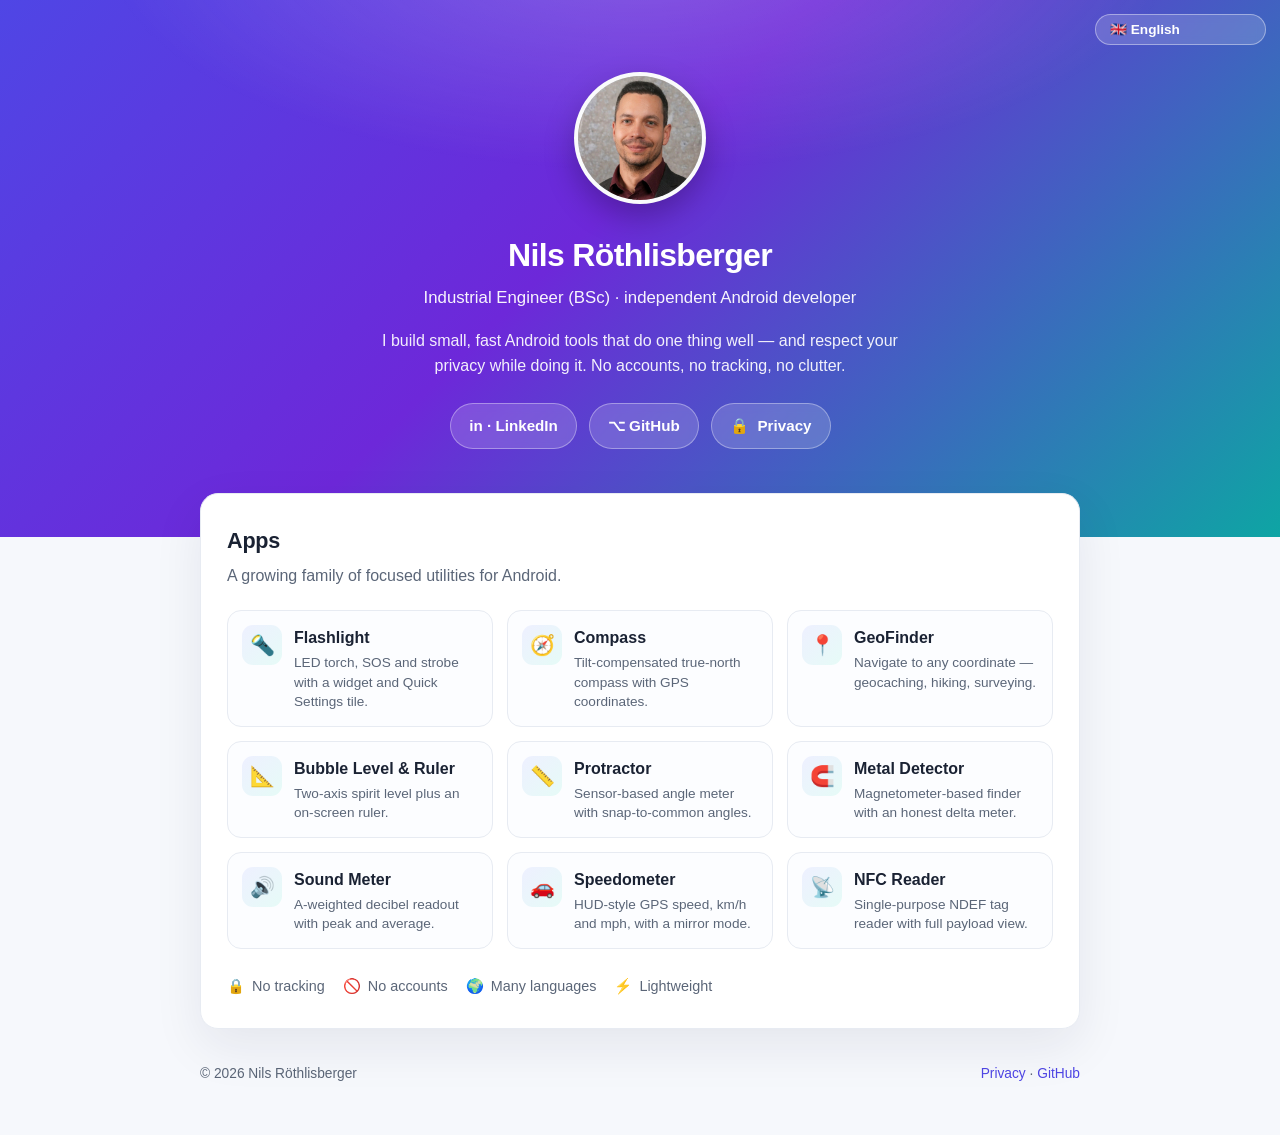
<file: index.html>
<!DOCTYPE html>
<html lang="en">
<head>
  <meta charset="utf-8">
  <meta name="viewport" content="width=device-width, initial-scale=1">
  <title>Nils Röthlisberger — Android apps</title>
  <meta name="description" content="Small, fast, privacy-respecting Android utility apps by Nils Röthlisberger.">
  <link rel="icon" href="data:image/svg+xml,<svg xmlns='http://www.w3.org/2000/svg' viewBox='0 0 100 100'><text y='.9em' font-size='90'>🧭</text></svg>">
  <style>
    :root{--ink:#1a2233;--muted:#5b6678;--line:#e7ebf2;--card:#fff;--accent:#4f46e5;--bg:#f6f8fc}
    *{box-sizing:border-box}
    html{scroll-behavior:smooth}
    body{margin:0;background:var(--bg);color:var(--ink);
      font-family:-apple-system,BlinkMacSystemFont,"Segoe UI",Roboto,Helvetica,Arial,sans-serif;
      line-height:1.6;-webkit-font-smoothing:antialiased}
    a{color:var(--accent);text-decoration:none}
    .hero{position:relative;overflow:hidden;color:#fff;text-align:center;padding:72px 20px 88px;
      background:linear-gradient(135deg,#4f46e5 0%,#6d28d9 45%,#0ea5a4 100%)}
    .hero::after{content:"";position:absolute;inset:0;
      background:radial-gradient(60% 60% at 50% -10%,rgba(255,255,255,.22),transparent 70%);pointer-events:none}
    .langwrap{position:absolute;top:14px;right:14px;z-index:3}
    [dir=rtl] .langwrap{right:auto;left:14px}
    #lang{appearance:none;-webkit-appearance:none;background:rgba(255,255,255,.16);color:#fff;
      border:1px solid rgba(255,255,255,.4);border-radius:999px;padding:7px 14px;font-size:.85rem;
      font-weight:600;cursor:pointer;backdrop-filter:blur(4px)}
    #lang option{color:#1a2233}
    .avatar{width:132px;height:132px;border-radius:50%;object-fit:cover;
      border:4px solid rgba(255,255,255,.85);box-shadow:0 12px 30px rgba(0,0,0,.25);background:#dfe3ee}
    .hero h1{margin:18px 0 4px;font-size:2rem;font-weight:800;letter-spacing:-.02em}
    .hero .tag{margin:0;font-size:1.05rem;font-weight:500;opacity:.95}
    .hero .bio{max-width:560px;margin:16px auto 0;opacity:.92;font-size:1rem}
    .links{margin-top:24px;display:flex;gap:12px;justify-content:center;flex-wrap:wrap}
    .btn{display:inline-flex;align-items:center;gap:8px;padding:10px 18px;border-radius:999px;
      font-weight:600;font-size:.95rem;background:rgba(255,255,255,.16);color:#fff;
      border:1px solid rgba(255,255,255,.35);backdrop-filter:blur(4px);transition:.18s}
    .btn:hover{background:#fff;color:var(--accent);transform:translateY(-1px)}
    .wrap{max-width:920px;margin:0 auto;padding:0 20px}
    .section{margin:-44px auto 0;position:relative;z-index:2}
    .panel{background:var(--card);border:1px solid var(--line);border-radius:18px;padding:30px 26px;
      box-shadow:0 18px 50px rgba(20,30,60,.08)}
    h2{font-size:1.35rem;margin:0 0 4px;letter-spacing:-.01em}
    .lead{color:var(--muted);margin:0 0 22px}
    .grid{display:grid;gap:14px;grid-template-columns:repeat(auto-fill,minmax(220px,1fr))}
    .app{display:flex;gap:12px;align-items:flex-start;padding:14px;border:1px solid var(--line);
      border-radius:14px;background:#fcfdff;transition:.18s}
    .app:hover{border-color:#cdd6ea;box-shadow:0 8px 22px rgba(20,30,60,.07);transform:translateY(-2px)}
    .ico{flex:0 0 40px;width:40px;height:40px;border-radius:11px;display:grid;place-items:center;
      font-size:20px;background:linear-gradient(135deg,#eef0ff,#e6fbf7)}
    .app h3{margin:0 0 2px;font-size:1rem}
    .app p{margin:0;color:var(--muted);font-size:.85rem;line-height:1.45}
    .values{margin-top:26px;display:flex;gap:18px;flex-wrap:wrap;color:var(--muted);font-size:.9rem}
    .values span{display:inline-flex;align-items:center;gap:7px}
    footer{max-width:920px;margin:34px auto 50px;padding:0 20px;color:var(--muted);font-size:.86rem;
      display:flex;justify-content:space-between;flex-wrap:wrap;gap:8px}
    @media(max-width:520px){.hero{padding:56px 18px 80px}.hero h1{font-size:1.7rem}}
  </style>
</head>
<body>
  <header class="hero">
    <div class="langwrap"><select id="lang" aria-label="Language"></select></div>
    <img class="avatar" src="nils.jpg" alt="Nils Röthlisberger">
    <h1>Nils Röthlisberger</h1>
    <p class="tag" data-i18n="tag">Industrial Engineer (BSc) · independent Android developer</p>
    <p class="bio" data-i18n="bio">I build small, fast Android tools that do one thing well — and respect your privacy while doing it. No accounts, no tracking, no clutter.</p>
    <div class="links">
      <a class="btn" href="https://www.linkedin.com/in/nils-r%C3%B6thlisberger-36630034a/" target="_blank" rel="noopener">in · LinkedIn</a>
      <a class="btn" href="https://github.com/Tourist105" target="_blank" rel="noopener">⌥ GitHub</a>
      <a class="btn" href="/privacy/">🔒 <span data-i18n="privacy">Privacy</span></a>
    </div>
  </header>

  <main class="wrap section">
    <section class="panel">
      <h2 data-i18n="apps">Apps</h2>
      <p class="lead" data-i18n="lead">A growing family of focused utilities for Android.</p>
      <div class="grid">
        <div class="app"><div class="ico">🔦</div><div><h3 data-i18n="t_flashlight">Flashlight</h3><p data-i18n="d_flashlight">LED torch, SOS and strobe with a widget and Quick Settings tile.</p></div></div>
        <div class="app"><div class="ico">🧭</div><div><h3 data-i18n="t_compass">Compass</h3><p data-i18n="d_compass">Tilt-compensated true-north compass with GPS coordinates.</p></div></div>
        <div class="app"><div class="ico">📍</div><div><h3 data-i18n="t_geofinder">GeoFinder</h3><p data-i18n="d_geofinder">Navigate to any coordinate — geocaching, hiking, surveying.</p></div></div>
        <div class="app"><div class="ico">📐</div><div><h3 data-i18n="t_bubble">Bubble Level &amp; Ruler</h3><p data-i18n="d_bubble">Two-axis spirit level plus an on-screen ruler.</p></div></div>
        <div class="app"><div class="ico">📏</div><div><h3 data-i18n="t_protractor">Protractor</h3><p data-i18n="d_protractor">Sensor-based angle meter with snap-to-common angles.</p></div></div>
        <div class="app"><div class="ico">🧲</div><div><h3 data-i18n="t_metal">Metal Detector</h3><p data-i18n="d_metal">Magnetometer-based finder with an honest delta meter.</p></div></div>
        <div class="app"><div class="ico">🔊</div><div><h3 data-i18n="t_sound">Sound Meter</h3><p data-i18n="d_sound">A-weighted decibel readout with peak and average.</p></div></div>
        <div class="app"><div class="ico">🚗</div><div><h3 data-i18n="t_speed">Speedometer</h3><p data-i18n="d_speed">HUD-style GPS speed, km/h and mph, with a mirror mode.</p></div></div>
        <div class="app"><div class="ico">📡</div><div><h3 data-i18n="t_nfc">NFC Reader</h3><p data-i18n="d_nfc">Single-purpose NDEF tag reader with full payload view.</p></div></div>
      </div>
      <div class="values">
        <span>🔒 <span data-i18n="vTrack">No tracking</span></span>
        <span>🚫 <span data-i18n="vAcct">No accounts</span></span>
        <span>🌍 <span data-i18n="vLang">Many languages</span></span>
        <span>⚡ <span data-i18n="vLight">Lightweight</span></span>
      </div>
    </section>
  </main>

  <footer>
    <span>© <span id="y"></span> Nils Röthlisberger</span>
    <span><a href="/privacy/" data-i18n="privacy">Privacy</a> · <a href="https://github.com/Tourist105">GitHub</a></span>
  </footer>

  <script>
  document.getElementById('y').textContent=new Date().getFullYear();
  const LANGS=[["en","🇬🇧","English"],["de","🇩🇪","Deutsch"],["de-CH","🇨🇭","Deutsch (Schweiz)"],["fr","🇫🇷","Français"],["it","🇮🇹","Italiano"],["es","🇪🇸","Español"],["pt","🇵🇹","Português"],["nl","🇳🇱","Nederlands"],["pl","🇵🇱","Polski"],["ru","🇷🇺","Русский"],["uk","🇺🇦","Українська"],["cs","🇨🇿","Čeština"],["da","🇩🇰","Dansk"],["sv","🇸🇪","Svenska"],["ro","🇷🇴","Română"],["hu","🇭🇺","Magyar"],["el","🇬🇷","Ελληνικά"],["tr","🇹🇷","Türkçe"],["ar","🇸🇦","العربية"],["fa","🇮🇷","فارسی"],["he","🇮🇱","עברית"],["hi","🇮🇳","हिन्दी"],["bn","🇧🇩","বাংলা"],["ur","🇵🇰","اردو"],["th","🇹🇭","ไทย"],["vi","🇻🇳","Tiếng Việt"],["id","🇮🇩","Indonesia"],["ms","🇲🇾","Melayu"],["tl","🇵🇭","Filipino"],["ja","🇯🇵","日本語"],["ko","🇰🇷","한국어"],["zh-CN","🇨🇳","简体中文"],["zh-TW","🇹🇼","繁體中文"]];
  const RTL=["ar","fa","he","ur"];
  const sel=document.getElementById('lang');
  LANGS.forEach(function(l){var o=document.createElement('option');o.value=l[0];o.textContent=l[1]+"  "+l[2];sel.appendChild(o);});
  let I18N={};
  function pick(){var s=localStorage.getItem('lang');if(s&&I18N[s])return s;var ls=navigator.languages||[navigator.language||'en'];for(var i=0;i<ls.length;i++){var l=ls[i];if(I18N[l])return l;var b=l.split('-')[0];if(b==='zh')return /TW|HK|MO|Hant/i.test(l)?'zh-TW':'zh-CN';if(I18N[b])return b;}return 'en';}
  function apply(code){var t=I18N[code]||I18N.en||{};document.querySelectorAll('[data-i18n]').forEach(function(e){var k=e.getAttribute('data-i18n');if(t[k])e.textContent=t[k];});document.documentElement.lang=code;document.documentElement.dir=RTL.indexOf(code)>=0?'rtl':'ltr';sel.value=code;}
  sel.addEventListener('change',function(e){localStorage.setItem('lang',e.target.value);apply(e.target.value);});
  fetch('i18n.json').then(function(r){return r.json();}).then(function(d){I18N=d;apply(pick());}).catch(function(){});
  </script>
</body>
</html>
</file>
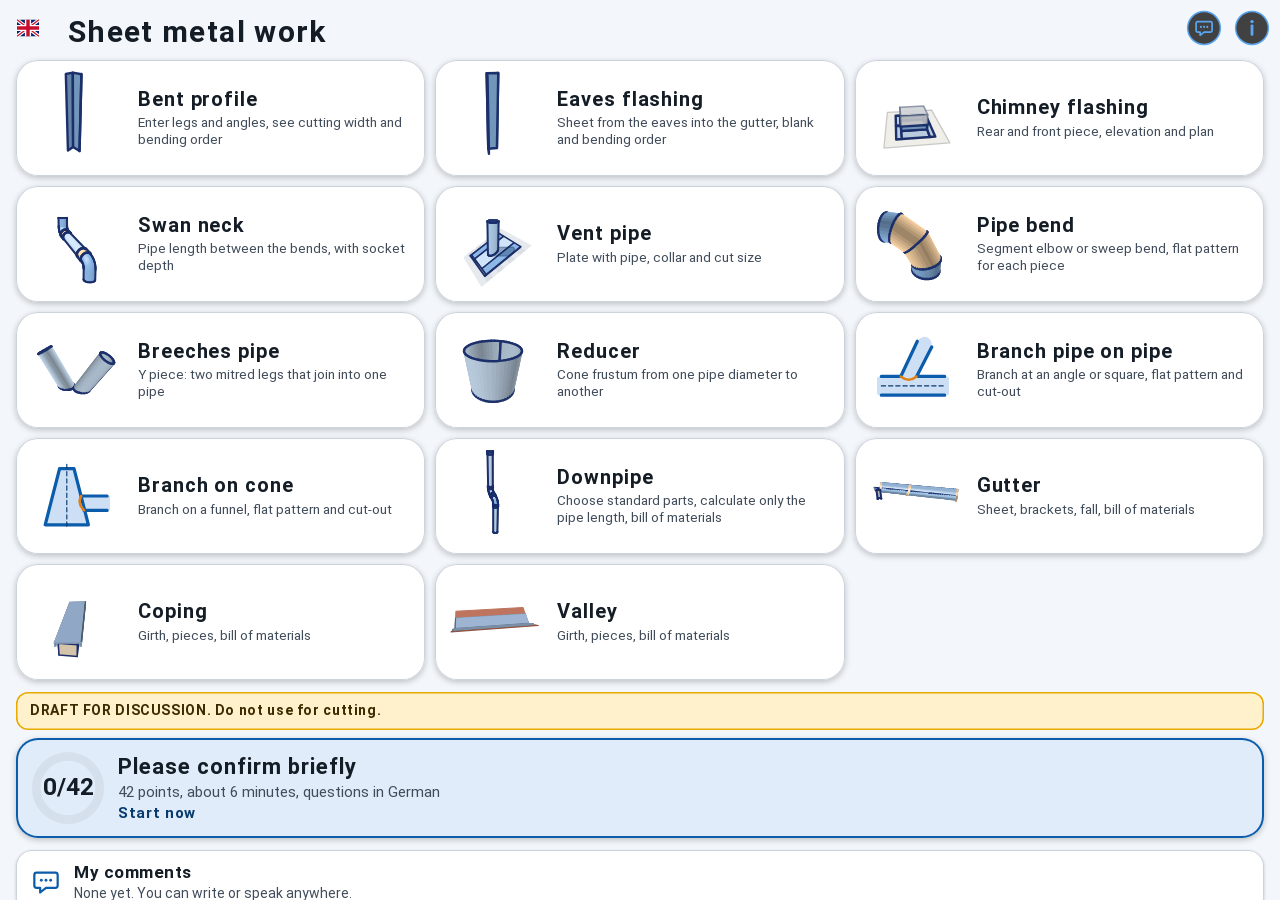
<file: spengler/index.html>
<!doctype html>
<html lang="de">
<head>
<meta charset="utf-8">
<meta name="viewport" content="width=device-width, initial-scale=1, viewport-fit=cover">
<meta name="color-scheme" content="light">
<meta name="theme-color" content="#F3F6FA">
<meta name="apple-mobile-web-app-capable" content="yes">
<meta name="mobile-web-app-capable" content="yes">
<meta name="apple-mobile-web-app-status-bar-style" content="default">
<meta name="apple-mobile-web-app-title" content="Spengler">
<meta name="format-detection" content="telephone=no">
<title>Spenglerarbeiten</title>
<meta name="description" content="Spenglerarbeiten am Handy: Kamineinfassung, Schwanenhals, Dunstrohr, Fallrohr, Dachrinne und mehr mit 3D-Ansicht, Abwicklung und Zuschnittmassen. Entwurf zum Besprechen.">
<link rel="canonical" href="https://tourist105.github.io/spengler/">
<meta property="og:type" content="website">
<meta property="og:locale" content="de_CH">
<meta property="og:title" content="Spenglerarbeiten">
<meta property="og:description" content="Kamineinfassung, Schwanenhals, Dunstrohr, Fallrohr, Dachrinne und mehr mit 3D-Ansicht und Abwicklung. Entwurf zum Besprechen.">
<meta property="og:url" content="https://tourist105.github.io/spengler/">
<meta property="og:image" content="https://tourist105.github.io/spengler/icon-512.png">
<meta name="twitter:card" content="summary">
<link rel="manifest" href="manifest.webmanifest">
<link rel="icon" href="icon.svg" type="image/svg+xml">
<link rel="apple-touch-icon" href="apple-touch-icon.png">
<link rel="preload" href="fonts/Roboto-Regular.woff" as="font" type="font/woff" crossorigin>
<link rel="preload" href="fonts/Roboto-Bold.woff" as="font" type="font/woff" crossorigin>
<link rel="stylesheet" href="app.css">
</head>
<body>
<div id="app"></div>
<noscript>Diese Seite braucht JavaScript.</noscript>
<script defer src="texte.js"></script>
<script defer src="texte_weitere.js"></script>
<script defer src="neueteile_daten.js"></script>
<script defer src="normteile_daten.js"></script>
<script defer src="kern.js"></script>
<script defer src="zeichnung.js"></script>
<script defer src="weitereblaetter.js"></script>
<script defer src="neuezeichnung.js"></script>
<script defer src="szene3d.js"></script>
<script defer src="basis.js"></script>
<script defer src="blatt.js"></script>
<script defer src="normteile.js"></script>
<script defer src="en_daten.js"></script>
<script defer src="en_text.js"></script>
<script defer src="dxfteile.js"></script>
<script defer src="neueblatt.js"></script>
<script defer src="fallrohr.js"></script>
<script defer src="dialoge.js"></script>
<script defer src="masse.js"></script>
<script defer src="skizze.js"></script>
<script defer src="weitereseite.js"></script>
<script defer src="neueteile.js"></script>
<script defer src="home.js"></script>
<script defer src="alt.js"></script>
<script defer src="weitere.js"></script>
<script defer src="rohr.js"></script>
<script defer src="abzweig.js"></script>
<script defer src="kaminaltblatt.js"></script>
<script defer src="kaminalt.js"></script>
<script defer src="verteiler.js"></script>
<script defer src="bestaetigen_daten.js"></script>
<script defer src="bestaetigen.js"></script>
<script defer src="kommentar.js"></script>
<script defer src="app.js"></script>
</body>
</html>
</file>
<file: spengler/app.css>
/* Spengler-Web: Stil wie die Android-App (A/Ui.kt Stil). 1 dp = 1 CSS px, 1 sp = 1 CSS px. */
@font-face { font-family: Roboto; font-weight: 400; src: url(fonts/Roboto-Regular.woff) format('woff'); font-display: block; }
@font-face { font-family: Roboto; font-weight: 700; letter-spacing: .045em; src: url(fonts/Roboto-Bold.woff) format('woff'); font-display: block; }
:root {
  --pri: #0B5CAB; --pri-dunkel: #083A6E; --tonal: #E0ECF9; --text: #141C26; --text2: #404C5A; --linie: #CBD3DD; --feldrand: #7A8796;
  --bg: #F3F6FA; --flaeche: #fff; --warn-fuell: #FFF1CC; --warn-rand: #E8A900; --warn-text: #3D2B00; --fehler: #B00020; --fehler-fuell: #FFF0F1;
  --ok-fuell: #DEF3E5; --ok-text: #105E32;
  --si-top: env(safe-area-inset-top, 0px); --si-right: env(safe-area-inset-right, 0px); --si-bottom: env(safe-area-inset-bottom, 0px); --si-left: env(safe-area-inset-left, 0px);
  --vh: 100dvh; --ime: 0px;
}
* { box-sizing: border-box; -webkit-tap-highlight-color: transparent; }
html, body { margin: 0; height: 100%; background: var(--bg); color: var(--text); font-family: Roboto, system-ui, sans-serif; font-size: 16px; line-height: 1.265; letter-spacing: .01em; overscroll-behavior: none; -webkit-text-size-adjust: 100%; touch-action: manipulation; }
body { position: fixed; inset: 0; overflow: hidden; -webkit-user-select: none; user-select: none; }
input, textarea { -webkit-user-select: text; user-select: text; }
#app { position: absolute; left: 0; top: 0; width: 100%; height: var(--vh); overflow: hidden; background: var(--bg); }
h1 { margin: 0; font: inherit; letter-spacing: inherit; }
button { font: inherit; color: inherit; border: 0; background: none; padding: 0; margin: 0; cursor: pointer; text-align: center; touch-action: manipulation; }

/* ---------------------------------------------------------------- Seiten */
.seite { position: absolute; inset: 0; overflow-y: auto; overflow-x: hidden; -webkit-overflow-scrolling: touch; background: var(--bg);
  padding: var(--si-top) var(--si-right) var(--si-bottom) var(--si-left); }
.inhalt { padding: 12px 16px 48px; }
.inhalt > * { display: block; }
.mt0 { margin-top: 0 } .mt4 { margin-top: 4px } .mt6 { margin-top: 6px } .mt8 { margin-top: 8px } .mt10 { margin-top: 10px } .mt12 { margin-top: 12px } .mt14 { margin-top: 14px } .mt18 { margin-top: 18px } .mt22 { margin-top: 22px } .mt24 { margin-top: 24px }
.txt { font-size: 18px; } .fett { font-weight: 700; letter-spacing: .045em; } .grau { color: var(--text2); }
.titel { margin: 0; line-height: 1.34; font-weight: 700; letter-spacing: .045em; white-space: nowrap; overflow: hidden; color: var(--text); }

/* Overlay-Knoepfe oben: Zurueck, Sprache, Info */
.ov { position: fixed; z-index: 30; width: 48px; height: 48px; top: calc(var(--si-top) + 4px); display: flex; align-items: center; justify-content: center; }
.ov.links { left: calc(var(--si-left) + 4px); } .ov.rechts { right: calc(var(--si-right) + 4px); }
.ov.zur { width: 52px; height: 52px; left: calc(var(--si-left) + 4px); }
.ov.flagge { font-size: 22px; transition: opacity .12s; }
.ov.flagge.rechts2 { right: calc(var(--si-right) + 52px); }
.ov svg { display: block; }
.ov.weg { opacity: 0; pointer-events: none; }
.ovi { transition: opacity .12s; }

/* ---------------------------------------------------------------- Bausteine */
.karte { background: #fff; border-radius: 16px; padding: 14px 16px 16px; box-shadow: inset 0 0 0 1px var(--linie), 0 1px 3px rgba(0,0,0,.2); }
.karte > * { margin-top: 8px; }
.warnband { background: var(--warn-fuell); box-shadow: inset 0 0 0 1.5px var(--warn-rand); border-radius: 12px; padding: 10px 14px; color: var(--warn-text); font-weight: 700; letter-spacing: .045em; font-size: 16px; }
.infoband { background: var(--tonal); border-radius: 12px; padding: 10px 14px; color: var(--pri-dunkel); font-weight: 700; letter-spacing: .045em; font-size: 15px; }
.knopf { display: block; width: 100%; min-height: 56px; border-radius: 16px; font-size: 18px; font-weight: 700; letter-spacing: .045em; padding: 8px 12px; background: var(--tonal); color: var(--pri); position: relative; overflow: hidden; }
.knopf.prim { min-height: 60px; background: var(--pri); color: #fff; }
.knopf:active, .tonal:active { filter: brightness(.94); }
.knopf.prim:active { filter: brightness(1.12); }
.knopf[disabled] { opacity: .5; pointer-events: none; }
.zeile { display: flex; } .zeile > * { flex: 1 1 0; min-width: 0; }
.zeile.g6 > * + * { margin-left: 6px; } .zeile.g8 > * + * { margin-left: 8px; }

.feld { display: block; } .feld .lab { font-size: 16px; font-weight: 700; letter-spacing: .045em; padding: 0 0 4px 2px; }
.feld input, .feld textarea { display: block; width: 100%; height: 41px; border-radius: 12px; border: 1.5px solid var(--feldrand); background: #fff; color: var(--text); font: 400 20px/1.265 Roboto, sans-serif; padding: 0 14px; outline: none; -webkit-appearance: none; appearance: none; margin: 0; }
.feld input:focus, .feld textarea:focus { border: 2.5px solid var(--pri); padding: 0 13px; }
.feld.fehler input { background: var(--fehler-fuell); border: 2px solid var(--fehler); padding: 0 13.5px; }
.feld.fehler input:focus { border-width: 3px; padding: 0 12.5px; }
.feld .fm { display: none; font-size: 14px; font-weight: 700; letter-spacing: .045em; color: var(--fehler); padding: 4px 2px 0 4px; }
.feld.fehler .fm { display: block; }
.zweispalt { display: flex; align-items: flex-start; } .zweispalt > * { flex: 1 1 0; min-width: 0; } .zweispalt > * + * { margin-left: 8px; }

.segment { display: flex; } .segment button { flex: 1 1 0; min-width: 0; min-height: 56px; border-radius: 12px; font-size: 17px; background: #fff; border: 1.5px solid var(--feldrand); color: var(--text); }
.segment button + button { margin-left: 6px; }
.segment button.an { background: var(--pri); border-color: var(--pri); color: #fff; font-weight: 700; letter-spacing: .045em; }

.waehler { position: relative; display: block; width: 100%; min-height: 56px; border-radius: 12px; border: 1.5px solid var(--feldrand); background: #fff; }
.waehler select { -webkit-appearance: none; appearance: none; width: 100%; min-height: 53px; border: 0; background: transparent; font: 400 19px Roboto, sans-serif; color: var(--text); padding: 0 40px 0 14px; outline: none; border-radius: 12px; }
.waehler svg { position: absolute; right: 12px; top: 14px; pointer-events: none; }

.mehrknopf { display: block; width: 100%; min-height: 56px; border-radius: 14px; background: var(--tonal); color: var(--pri-dunkel); text-align: left; padding: 6px 14px; font-size: 16px; }
.mehrknopf b { font-weight: 700; letter-spacing: .045em; } .mehrknopf small { font-size: 13.12px; display: block; }
.tonalbtn { background: var(--tonal); color: var(--pri); border-radius: 12px; }

/* ---------------------------------------------------------------- Start */
.kachel { display: flex; background: #fff; border-radius: 22px; box-shadow: inset 0 0 0 1px var(--linie), 0 2px 6px rgba(0,0,0,.22); text-align: left; width: 100%; transform: scale(1); transition: transform .26s cubic-bezier(.34,2.2,.64,1); position: relative; overflow: hidden; }
.homeraster { display: grid; grid-template-columns: minmax(0, 1fr); gap: 8px; }
@media (min-width: 700px) { .homeraster { grid-template-columns: repeat(2, minmax(0, 1fr)); gap: 10px; } }
@media (min-width: 1100px) { .homeraster { grid-template-columns: repeat(3, minmax(0, 1fr)); } }
.kachel.druck { transform: scale(.965); transition: transform .11s linear; }
.kachel.gross { align-items: center; padding: 8px 14px 8px 8px; }
.kachel .rahmen { width: 100px; height: 100px; flex: none; background: #fff; border-radius: 16px; overflow: hidden; position: relative; pointer-events: none; }
.kachel .rahmen canvas { display: block; width: 100%; height: 100%; }
.kachel .tk { flex: 1 1 0; min-width: 0; margin-left: 14px; }
.kachel .tname { font-weight: 700; letter-spacing: .045em; font-size: 26px; white-space: nowrap; overflow: hidden; }
.kachel.gross .tname { font-size: 20px; line-height: 1.18; white-space: normal; overflow: visible; }
.kachel .tinfo { font-size: 13.5px; color: var(--text2); margin-top: 3px; display: -webkit-box; -webkit-line-clamp: 2; -webkit-box-orient: vertical; overflow: hidden; }
.kachel.klein { flex-direction: column; align-items: center; padding: 16px 10px; text-align: center; }
.kachel.klein .sym { width: 92px; height: 92px; } .kachel.klein .tname { font-size: 20px; margin-top: 8px; white-space: normal; text-align: center; width: 100%; }
.kachel.folgt { padding-bottom: 14px !important; background: #ECF0F5; box-shadow: inset 0 0 0 1px var(--linie); border-radius: 18px; flex-direction: column; align-items: center; padding: 12px 4px; }
.kachel.folgt .sym { width: 52px; height: 52px; } .kachel.folgt .tname { font-size: 15px; color: #5D6670; margin-top: 8px; width: 100%; text-align: center; }
.kachel.folgt .fl { font-size: 13px; color: #64707A; }
.weiterekopf { display: block; width: 100%; min-height: 56px; border-radius: 16px; background: var(--tonal); color: var(--pri-dunkel); text-align: left; padding: 6px 16px; font-size: 16px; }
.zweiknoepfe { display: flex; } .zweiknoepfe > button { flex: 1 1 0; border-radius: 18px; background: var(--tonal); padding: 14px 10px; text-align: center; }
.zweiknoepfe > button + button { margin-left: 12px; } .zweiknoepfe > button:first-child { margin-right: 0; }
.zweiknoepfe b { display: block; font-size: 17px; } .zweiknoepfe span { display: block; font-size: 14px; color: var(--text2); }

/* ---------------------------------------------------------------- Eingabeseiten */
.sk { position: absolute; inset: 0; display: flex; flex-direction: column; background: var(--bg); padding: var(--si-top) var(--si-right) var(--si-bottom) var(--si-left); }
.sk.quer { flex-direction: row; }
.skkopf { display: flex; flex-direction: column; padding: 2px 12px 6px; background: var(--bg); flex: none; min-height: 0; }
.sk.quer .skkopf { flex: 1.25 1 0; }
.sktitel { height: 58px; flex: none; padding: 0 156px 0 56px; display: flex; align-items: center; font-weight: 700; letter-spacing: .045em; font-size: 22px; white-space: nowrap; }
.reiterzeile { height: 52px; flex: none; display: flex; align-items: center; gap: 6px; }
.reiterzeile .chip + .chip { margin-left: 0; }
.reiterzeile .pdfknopf + .pdfknopf { margin-left: 0; }
.reiterzeile .chip { padding: 0 clamp(3px, 1.1vw, 8px); font-size: clamp(12.5px, 3.6vw, 15px); }
.chip[style*="flex"] { white-space: normal; line-height: 1.15; }
.sk.quer .reiterzeile { padding-left: 60px; }
.chip { height: 48px; padding: 0 clamp(7px, 2.3vw, 14px); flex: 0 1 auto; min-width: 0; border-radius: 12px; font-size: 15px; background: #fff; border: 1.5px solid var(--feldrand); color: var(--text); white-space: nowrap; }
.chip + .chip { margin-left: 6px; } .chip.an { background: var(--pri); border-color: var(--pri); color: #fff; font-weight: 700; letter-spacing: .045em; }
.pdfknopf { height: 48px; padding: 0 clamp(8px, 2.6vw, 14px); flex: none; border-radius: 12px; font-size: 15px; background: var(--tonal); color: var(--pri); margin-left: auto; }
.skkarte { position: relative; flex: 1 1 0; min-height: 0; background: #fff; box-shadow: inset 0 0 0 1px var(--linie); border-radius: 18px; overflow: hidden; }
.skkarte canvas { position: absolute; left: 0; top: 0; width: 100%; height: 100%; display: block; }
.kippgross { position: absolute; top: 6px; right: 6px; width: 48px; height: 48px; border-radius: 24px; background: var(--tonal); display: flex; align-items: center; justify-content: center; }
.kipp { position: absolute; top: 6px; left: 6px; display: flex; background: var(--tonal); border-radius: 22px; padding: 3px; }
.kipp button { width: 54px; height: 42px; border-radius: 19px; font-size: 15px; font-weight: 700; letter-spacing: .045em; color: var(--pri); }
.kipp button.an { background: var(--pri); color: #fff; }
.primbox { padding: 2px 12px 8px; background: transparent; flex: none; margin-top: 6px; }
.primbox .bt { font-size: 14px; font-weight: 700; letter-spacing: .045em; }
.primreihe { display: flex; align-items: flex-end; margin-top: 4px; } .primreihe > * { flex: 1 1 0; min-width: 0; } .primreihe > * + * { margin-left: 8px; }
.primreihe .lab { font-size: 14px; padding-bottom: 2px; display: -webkit-box; -webkit-line-clamp: 2; -webkit-box-orient: vertical; overflow: hidden; }
.skscroll { flex: 1 1 0; min-height: 0; overflow-y: auto; -webkit-overflow-scrolling: touch; background: var(--bg); }
.sk.quer .skrechts { flex: 1 1 0; display: flex; flex-direction: column; min-width: 0; min-height: 0; }
.skinhalt { padding: 12px 16px 24px; }
.skinhalt > * { display: block; }
.leiste { flex: none; background: #fff; box-shadow: inset 0 1px 0 var(--linie), 0 -3px 10px rgba(0,0,0,.18); padding: 11px 12px 3px 16px; display: flex; align-items: center; position: relative; z-index: 5; }
.sk.quer .leiste { padding-top: 6px; padding-bottom: 6px; }
.leiste .lt { flex: 1 1 0; min-width: 0; } .leiste .ll { font-size: 13px; color: var(--text2); white-space: nowrap; overflow: hidden; }
.leiste .lw { font-size: 26px; height: 36px; font-weight: 700; letter-spacing: .045em; color: var(--pri-dunkel); white-space: nowrap; line-height: 36px; transform-origin: left center; }
.leiste .teilen { flex: none; min-height: 55px; min-width: 104px; padding: 0 18px; border-radius: 16px; background: var(--pri); color: #fff; font-size: 17px; font-weight: 700; letter-spacing: .045em; margin-left: 8px; transition: transform .14s; }
.leiste .teilen.ok { background: var(--ok-text); }

.band-hint { font-size: 14px; }
.stat { font-size: 16px; }

/* ---------------------------------------------------------------- Dialoge */
.scrim { position: fixed; inset: 0; background: rgba(0,0,0,.32); z-index: 100; display: flex; align-items: center; justify-content: center; padding: calc(var(--si-top) + 24px) 24px calc(var(--si-bottom) + 24px); }
.dialog { background: #ECF1F9; border-radius: 28px; width: 100%; max-width: 560px; max-height: 100%; display: flex; flex-direction: column; overflow: hidden; box-shadow: 0 6px 24px rgba(0,0,0,.3); }
.dialog.tint { background: #ECF1F9; }
.dialog .dk { overflow-y: auto; -webkit-overflow-scrolling: touch; padding: 16px 20px 12px; }
.dialog h2 { margin: 0; font-size: 20px; font-weight: 700; letter-spacing: .045em; }
.dlgtext { font-size: 14px; color: var(--text2); }
.dlgbtn { background: var(--tonal); color: var(--pri); }
.listeneintrag { display: flex; align-items: center; min-height: 48px; padding: 0 24px; font-size: 16px; width: 100%; text-align: left; }
.radio { width: 20px; height: 20px; border-radius: 10px; border: 2px solid var(--text2); margin-right: 16px; flex: none; position: relative; }
.radio.an { border-color: #54586A; } .radio.an::after { content: ''; position: absolute; inset: 3px; border-radius: 50%; background: #54586A; }
.scrim:has(> .dialog:not(.info)) { padding-left: 35px; padding-right: 35px; }
.info { background: #1F1F1F; color: #fff; }
.info .dk { padding: 20px; }
.info .icard { background: #2C2C2E; border-radius: 16px; padding: 20px; margin-top: 20px; }
.info .ititel { color: #5AA7F0; font-weight: 700; letter-spacing: .045em; font-size: 15px; }
.info .ibody { letter-spacing: .025em; font-size: 14px; color: rgba(255,255,255,.85); line-height: 1.3 * 1.265; }
.info a, .info .ilink { color: #5AA7F0; font-weight: 700; letter-spacing: .045em; font-size: 15px; display: block; padding: 8px 0; text-decoration: none; text-align: left; }
.info .iok { display: block; margin-left: auto; padding: 10px 24px; color: #5AA7F0; font-weight: 700; letter-spacing: .045em; font-size: 14px; }
.vollbild { position: fixed; left: 0; top: 0; right: 0; bottom: 0; z-index: 120; background: #fff; touch-action: none; }
.vbinnen { position: absolute; left: 0; top: 0; right: 0; bottom: 0; display: flex; flex-direction: column; }
.vbkopf { flex: none; display: flex; align-items: center; gap: 10px; box-sizing: border-box; min-height: 64px; padding: calc(var(--si-top) + 4px) calc(var(--si-right) + 10px) 4px calc(var(--si-left) + 16px); background: #fff; border-bottom: 1px solid var(--tonal); }
.vbfeld { flex: 1 1 0; min-height: 0; position: relative; overflow: hidden; }
.vbfeld canvas { position: absolute; left: 0; top: 0; width: 100%; height: 100%; display: block; }
.vollbild .zu { flex: none; width: 52px; height: 52px; border-radius: 26px; background: var(--tonal); color: var(--pri); font-size: 22px; margin-left: auto; }
.vollbild .tipp { flex: 1 1 0; min-width: 0; font-size: 14px; line-height: 1.25; color: var(--text2); pointer-events: none; }
@media (orientation: landscape) and (max-height: 600px) { .vbkopf { min-height: 56px; } .vollbild .zu { width: 44px; height: 44px; } .vollbild .tipp { font-size: 12px; } }
@keyframes tippaus { to { opacity: 0; } }
.vorschau { position: fixed; inset: 0; z-index: 120; background: var(--bg); display: flex; flex-direction: column; padding: var(--si-top) var(--si-right) var(--si-bottom) var(--si-left); }
.vorschau .vs { flex: 1 1 0; overflow: auto; background: #D0D6DE; -webkit-overflow-scrolling: touch; }
.vorschau img { display: block; background: #fff; }
.toast { position: fixed; left: 50%; bottom: calc(var(--si-bottom) + 64px); transform: translateX(-50%); background: #323232; color: #fff; border-radius: 22px; padding: 12px 20px; font-size: 14px; z-index: 200; max-width: 80%; text-align: center; }

.stand { display: block; font-size: 14px; font-weight: 700; letter-spacing: .045em; border-radius: 10px; padding: 3px 10px; }
.u-ch { background: var(--ok-fuell); color: var(--ok-text); } .u-ausland { background: var(--tonal); color: var(--pri-dunkel); } .u-annahme { background: var(--warn-fuell); color: var(--warn-text); } .u-unbelegt { background: var(--fehler-fuell); color: var(--fehler); }
.rmknopf { background: var(--tonal); color: var(--pri); font-weight: 700; letter-spacing: .045em; border-radius: 16px; min-height: 56px; padding: 0 2px; font-size: 14px; white-space: nowrap; }
.rmdlgbtn { min-height: 68px; border-radius: 12px; font-size: 14px; background: #fff; border: 1.5px solid var(--feldrand); }
.rmdlgbtn.an { background: var(--pri); border-color: var(--pri); color: #fff; font-weight: 700; letter-spacing: .045em; }
.erfolg { width: 130px; height: 130px; display: block; margin: 0 auto; }

@media (prefers-color-scheme: dark) { /* Die Android-App ist durchgehend hell (Theme.Material3.Light), darum bleibt auch die Web-Fassung hell. */ }

/* ---------------------------------------------------------------- Weitere Teile (alt.js): fester Kopf, Inhalt, Leiste */
.sk.alt { flex-direction: column; }
.sktitel.alt { height: 44px; align-items: flex-start; line-height: 1.34; }
.flexspalte { display: flex; flex-direction: column; }
.kopftag { position: absolute; z-index: 2; pointer-events: none; font-weight: 700; letter-spacing: .045em; white-space: nowrap; }
.kopftag.links { left: 10px; top: 10px; font-size: 13px; color: #fff; background: var(--pri); border-radius: 12px; padding: 3px 10px; line-height: 1.265; }
.kopftag.rechts { right: 10px; top: 10px; font-size: 18px; color: var(--pri-dunkel); background: var(--tonal); border-radius: 12px; padding: 4px 10px; line-height: 1.265; }
.kopftag.rechts:empty { display: none; }
.leiste.alt { padding: 10px 12px 10px 16px; }
.leiste.alt .at { font-size: 19px; font-weight: 700; letter-spacing: .045em; color: var(--text); line-height: 1.265; white-space: nowrap; overflow: hidden; }
.leiste.alt .ad { font-size: 14px; color: var(--text2); line-height: 1.265; white-space: nowrap; overflow: hidden; }
.leiste.alt .teilen { font-size: 20px; min-height: 56px; min-width: 104px; margin-left: 0; }
.sk.alt .feld input, .sk.alt .feld textarea { height: 56px; }
.chips { display: flex; overflow-x: auto; scrollbar-width: none; -webkit-overflow-scrolling: touch; }
.chips::-webkit-scrollbar { display: none; }
.chipk { flex: none; min-height: 56px; min-width: 64px; padding: 0 18px; border-radius: 24px; font-size: 16px; background: #fff; border: 1.5px solid var(--feldrand); color: var(--text); margin-right: 6px; }
.chipk.an { background: var(--pri); border-color: var(--pri); color: #fff; font-weight: 700; letter-spacing: .045em; }
.haken { display: flex; align-items: center; min-height: 56px; font-size: 16px; color: var(--text); }
.haken input { width: 18px; height: 18px; accent-color: var(--pri); margin: 0 14px 0 3px; flex: none; }
.seek { display: block; width: 100%; height: 56px; accent-color: var(--pri); padding: 0 18px; margin: 0; background: transparent; }

/* ---------------------------------------------------------------- Kamin alt: Skizze mit Feldern (FeldSkizze), Erfolgskarte */
.fskizze { position: relative; width: 100%; margin-top: 8px; }
.fskizze canvas { position: absolute; left: 0; top: 0; width: 100%; display: block; }
.fsfeld { position: absolute; width: 84px; height: 56px; border-radius: 10px; border: 1.5px solid var(--feldrand); background: #fff; color: var(--text); font: 400 19px/1.265 Roboto, sans-serif; text-align: center; padding: 0 2px; outline: none; -webkit-appearance: none; appearance: none; margin: 0; }
.fsfeld::placeholder { color: rgb(160,160,160); opacity: 1; }
.fsfeld:focus { border: 2.5px solid var(--pri); padding: 0 1px; }
.fsfeld.fehler { background: var(--fehler-fuell); border: 2px solid var(--fehler); }
.fsfeld.fehler:focus { border-width: 3px; }
.feld input.vorschlag::placeholder { color: var(--pri); opacity: 1; }
.erfolgkarte { display: flex; align-items: center; background: var(--ok-fuell); border: 1.5px solid #96CDAA; border-radius: 16px; padding: 8px 12px; }
.erfolgkarte > * { margin-top: 0; }

/* ---------------------------------------------------------------- Kurz bestaetigen (BestaetigenActivity.kt) */
.bring { position: relative; flex: none; } .bring svg { display: block; }
.bring .bz { position: absolute; inset: 0; display: flex; align-items: center; justify-content: center; font-weight: 700; color: var(--text); letter-spacing: 0; }
.bkarte { display: flex; align-items: center; width: 100%; padding: 14px 16px; border-radius: 22px; background: var(--tonal); box-shadow: inset 0 0 0 2px var(--pri), 0 2px 6px rgba(0,0,0,.22); text-align: left; transition: transform .26s cubic-bezier(.34,2.2,.64,1); }
.bkarte:active { transform: scale(.985); transition: transform .11s linear; }
.btext { flex: 1 1 0; min-width: 0; margin-left: 14px; }
.btitel { font-size: 22px; font-weight: 700; letter-spacing: .045em; }
.bunter { font-size: 15px; color: var(--text2); margin-top: 2px; } .bstand { font-size: 15px; font-weight: 700; letter-spacing: .045em; color: var(--pri-dunkel); margin-top: 2px; }
.bkopf { display: flex; align-items: center; } .brt { font-size: 16px; font-weight: 700; letter-spacing: .045em; } .bhinweis { font-size: 14px; color: var(--text2); margin-top: 4px; }
.bgruppe { display: flex; align-items: center; } .bgn { flex: 1 1 0; font-size: 21px; font-weight: 700; letter-spacing: .045em; color: var(--pri-dunkel); }
.bgz { font-size: 15px; font-weight: 700; letter-spacing: .045em; color: var(--text2); } .bgz.ok { color: var(--ok-text); }
.bk { background: #fff; border-radius: 16px; padding: 14px 16px 16px; box-shadow: inset 0 0 0 1px var(--linie), 0 1px 3px rgba(0,0,0,.2); }
.bk.ok { background: var(--ok-fuell); box-shadow: inset 0 0 0 1.5px #78BE8C, 0 1px 3px rgba(0,0,0,.2); }
.bpunkt { display: flex; align-items: center; justify-content: space-between; font-size: 13px; font-weight: 700; letter-spacing: .045em; color: var(--text2); min-height: 34px; }
.bhaken { width: 34px; height: 34px; margin: 0; }
.bfrage { font-size: 18px; font-weight: 700; letter-spacing: .045em; margin-top: 4px; }
.bvorgabe { font-size: 24px; font-weight: 700; letter-spacing: .045em; color: var(--pri-dunkel); background: var(--tonal); border-radius: 12px; padding: 12px 14px; margin-top: 10px; overflow-wrap: anywhere; }
.bquelle { font-size: 12.5px; color: var(--text2); margin-top: 6px; }
.bjnr { display: flex; margin-top: 12px; } .bjnr .bjn + .bjn { margin-left: 10px; }
.bjn { flex: 1 1 0; min-width: 0; height: 60px; border-radius: 12px; font-size: 18px; background: #fff; border: 1.5px solid var(--feldrand); color: var(--text); padding: 0 4px; }
.bjn.an { background: var(--pri); border-color: var(--pri); color: #fff; font-weight: 700; letter-spacing: .045em; }
.bpanel { display: none; margin-top: 10px; } .blab { font-size: 14px; font-weight: 700; letter-spacing: .045em; color: var(--text2); }
.bfeld { display: block; width: 100%; min-height: 56px; margin: 4px 0 0; border-radius: 12px; border: 1.5px solid var(--feldrand); background: #fff; color: var(--text); font: 400 20px/1.265 Roboto, sans-serif; padding: 10px 14px; outline: none; -webkit-appearance: none; appearance: none; resize: none; }
.bfeld:focus { border: 2.5px solid var(--pri); padding: 9px 13px; }
.bfr { display: flex; margin-top: 8px; } .bfr .knopf { min-height: 52px; font-size: 16px; } .bfr .knopf + .knopf { margin-left: 10px; }
.bfotoinfo { font-size: 14px; color: var(--text2); margin-top: 4px; }
.bsende { background: #fff; border-radius: 18px; padding: 16px; box-shadow: inset 0 0 0 2px var(--pri); }

/* ---------------------------------------------------------------- Kommentar (Text, Sprachnachricht, Foto) */
.ov.km.p2 { right: calc(var(--si-right) + 52px); } .ov.km.p3 { right: calc(var(--si-right) + 100px); }
.kmlink { display: flex; align-items: center; gap: 6px; margin-top: 10px; min-height: 40px; padding: 0 4px; font-size: 14px; font-weight: 700; letter-spacing: .03em; color: var(--pri); }
.kmmenue { display: flex; width: 100%; align-items: center; gap: 14px; text-align: left; background: #fff; border-radius: 16px; padding: 12px 16px; min-height: 64px; box-shadow: inset 0 0 0 1px var(--linie), 0 1px 3px rgba(0,0,0,.2); }
.kmmenue:active { filter: brightness(.96); }
.kmmtext { display: block; flex: 1 1 0; min-width: 0; } .kmmtext b { display: block; font-size: 17px; letter-spacing: .03em; } .kmmsub { display: block; font-size: 14px; color: var(--text2); margin-top: 2px; }
.scrim.km { align-items: flex-end; padding: 0; }
.kmblatt { max-width: 560px; border-radius: 24px 24px 0 0; max-height: calc(100% - var(--si-top) - 8px); padding-bottom: var(--si-bottom); }
.kmdk { padding: 16px 20px 8px; }
.kmkopf { display: flex; align-items: center; gap: 10px; } .kmkopf h2 { margin: 0; font-size: 22px; }
.kmkontext { margin-top: 8px; font-size: 14px; color: var(--text2); background: #fff; border-radius: 12px; padding: 6px 10px; box-shadow: inset 0 0 0 1px var(--linie); }
.kmtext { display: block; width: 100%; margin-top: 12px; font: 400 18px Roboto, sans-serif; padding: 10px 14px; border: 1.5px solid var(--feldrand); border-radius: 12px; resize: none; outline: none; background: #fff; min-height: 96px; color: var(--text); }
.kmtext:focus { border-color: var(--pri); }
.kmmic { width: 100%; min-height: 64px; margin-top: 12px; border-radius: 18px; background: var(--pri); color: #fff; font-size: 20px; font-weight: 700; letter-spacing: .045em; display: flex; align-items: center; justify-content: center; gap: 10px; touch-action: none; -webkit-touch-callout: none; -webkit-user-select: none; user-select: none; transition: transform .12s; }
.kmmic:active { transform: scale(.985); }
.kmmic.stopp { background: #B3261E; } .kmmic[disabled] { opacity: .45; }
.kmpunkt { display: inline-block; width: 12px; height: 12px; border-radius: 50%; background: #B3261E; animation: kmblink 1s ease-in-out infinite; } .kmmic.stopp .kmpunkt { background: #fff; }
@keyframes kmblink { 50% { opacity: .35; } }
.kmlauf { display: flex; align-items: center; gap: 8px; margin-top: 12px; font-size: 16px; font-weight: 700; } .kmzeit { font-size: 24px; font-variant-numeric: tabular-nums; margin-left: auto; } .kmmax { color: var(--text2); font-weight: 400; font-size: 14px; }
.kmpegel { height: 12px; margin-top: 8px; background: #D6E0EC; border-radius: 6px; overflow: hidden; } .kmpegelfuell { width: 100%; height: 100%; background: #188246; transform-origin: left center; transform: scaleX(.02); }
.kmhinweis { font-size: 14px; color: var(--text2); margin-top: 6px; line-height: 1.3; }
.kmerkl { margin-top: 10px; font-size: 15px; line-height: 1.35; background: var(--tonal); color: var(--pri-dunkel); border-radius: 12px; padding: 10px 12px; }
.kmzeile { display: flex; gap: 8px; margin-top: 10px; } .kmzeile .knopf { flex: 1 1 0; min-width: 0; min-height: 52px; font-size: 16px; }
.kmfertig { display: flex; align-items: center; gap: 8px; margin-top: 12px; font-size: 16px; font-weight: 700; letter-spacing: .03em; }
.kmblatt audio { display: block; width: 100%; height: 44px; margin-top: 8px; }
.kmthumbs { display: flex; gap: 10px; margin-top: 8px; } .kmthumb { position: relative; width: 64px; height: 64px; } .kmthumb img { width: 100%; height: 100%; object-fit: cover; border-radius: 10px; box-shadow: inset 0 0 0 1px var(--linie); }
.kmx { position: absolute; top: -8px; right: -8px; width: 28px; height: 28px; border-radius: 14px; background: #151515; color: #fff; font-size: 18px; line-height: 28px; }
.kmfotoinfo { font-size: 14px; color: var(--text2); margin-top: 4px; }
.kmmeld { display: none; margin-top: 8px; font-size: 14px; font-weight: 700; letter-spacing: .03em; color: var(--fehler); line-height: 1.3; } .kmmeld.an { display: block; } .kmmeld.ok { color: var(--ok-text); }
.kmprivat { font-size: 13px; color: var(--text2); margin-top: 14px; line-height: 1.25; }
.kmfuss { display: flex; gap: 8px; padding: 8px 20px 16px; } .kmfuss .knopf { flex: 1 1 0; min-width: 0; }
.kmhaken { display: block; margin: 0 auto; width: 96px; height: 96px; }
.kmitem { background: #fff; border-radius: 14px; padding: 10px 12px; margin-top: 10px; box-shadow: inset 0 0 0 1px var(--linie); }
.kmitkopf { display: flex; align-items: flex-start; gap: 8px; } .kmittitel { flex: 1 1 0; min-width: 0; font-size: 15px; font-weight: 700; letter-spacing: .03em; }
.kmstatus { flex: none; font-size: 12px; font-weight: 700; padding: 2px 8px; border-radius: 10px; background: var(--warn-fuell); color: var(--warn-text); } .kmstatus.ok { background: var(--ok-fuell); color: var(--ok-text); }
.kmitzeit { font-size: 13px; color: var(--text2); margin-top: 2px; } .kmittext { margin-top: 6px; font-size: 16px; white-space: pre-wrap; overflow-wrap: anywhere; }
.kmitaudio { display: flex; align-items: center; gap: 6px; margin-top: 8px; font-size: 14px; font-weight: 700; }
.kmwegbtn { margin-top: 8px; font-size: 13px; color: var(--text2); padding: 6px 4px; text-decoration: underline; } .kmwegbtn.ja { color: var(--fehler); } .kmfrage { display: block; font-size: 13px; margin-top: 8px; } .kmfrage .kmwegbtn { margin-right: 10px; }
.kmweg { margin-top: 8px; } .kmweg .knopf { min-height: 48px; font-size: 15px; } .kmausweg { margin-top: 10px; }
.scrim.km:has(> .dialog), .scrim.km { padding: 0 !important; }
.kmfuss .kmsenden { flex: 1.7 1 0; }

/* Mass direkt in der Zeichnung eintippen (Alex 11.11.2026) */
.masseingabe { position: absolute; z-index: 6; box-sizing: border-box; border-radius: 12px; border: 2.5px solid var(--pri); background: #fff; color: var(--text); font: 700 22px/1 Roboto, sans-serif; text-align: center; padding: 0 6px; margin: 0; outline: none; -webkit-appearance: none; appearance: none; box-shadow: 0 6px 18px rgba(8, 58, 110, .28); }
/* Hauptmasse nur in der Zeichnung (Nils 11.11.2026): Felder zugeklappt, ein Feld mit Fehler zeigt sich von selbst */
.primreihe:not(.offen) .feld:not(.fehler) { display: none; }
.primreihe:not(.offen) { margin-top: 0; }
.primhinweis { display: flex; align-items: center; justify-content: space-between; gap: 10px; font-size: 14px; color: var(--text2); padding: 4px 2px 2px 2px; }
.primliste { flex: 0 0 auto; height: 34px; padding: 0 14px; border-radius: 17px; border: 1.5px solid var(--feldrand); background: #fff; color: var(--text); font: 700 14px/1 Roboto, sans-serif; }
.primliste.an { background: var(--pri); border-color: var(--pri); color: #fff; }
/* Zugeklappte Hinweise (Nils 11.11.2026: super einfach) */
.klapp { border-radius: 14px; background: rgba(255, 214, 102, .22); border: 1.5px solid rgba(214, 158, 0, .55); }
.klapp > summary { list-style: none; cursor: pointer; padding: 10px 14px; font: 700 15px/1.25 Roboto, sans-serif; color: rgb(110, 72, 0); display: flex; align-items: center; justify-content: space-between; gap: 8px; }
.klapp > summary::-webkit-details-marker { display: none; }
.klapp > summary::after { content: '\25BE'; font-size: 18px; }
.klapp[open] > summary::after { content: '\25B4'; }
.klapp > :not(summary) { margin-left: 10px; margin-right: 10px; }
.klapp > :last-child:not(summary) { margin-bottom: 10px; }

/* Eingabeband fuer Masse direkt in der Zeichnung (12.11.2026) */
.mband { position: fixed; z-index: 130; box-sizing: border-box; background: #fff; box-shadow: 0 -4px 16px rgba(8, 40, 80, .28), inset 0 1px 0 var(--linie); padding: 6px 10px 6px; display: flex; flex-direction: column; gap: 6px; }
.mb-kopf { display: flex; align-items: center; gap: 8px; min-height: 44px; }
.mb-texte { flex: 1 1 0; min-width: 0; }
.mb-name { font: 700 16px/1.2 Roboto, sans-serif; color: var(--text); overflow: hidden; text-overflow: ellipsis; white-space: nowrap; }
.mband.fehler .mb-name { color: #B00020; white-space: normal; font-size: 15px; }
.mb-erg { font: 400 14px/1.25 Roboto, sans-serif; color: var(--text2); overflow: hidden; text-overflow: ellipsis; white-space: nowrap; }
.mb-zeile { display: flex; align-items: stretch; gap: 6px; }
.mb-k { flex: none; min-height: 52px; min-width: 48px; border-radius: 14px; background: var(--tonal); color: var(--pri); font: 700 17px/1 Roboto, sans-serif; padding: 0 12px; }
.mb-zur { min-width: 48px; font-size: 28px; padding: 0; }
.mb-x { min-height: 44px; min-width: 44px; padding: 0; font-size: 20px; background: transparent; color: var(--text2); }
.mb-fertig { background: var(--pri); color: #fff; }
.mb-feld { flex: 1 1 0; min-width: 0; position: relative; display: flex; align-items: center; }
.mb-input { width: 100%; box-sizing: border-box; height: 52px; border-radius: 14px; border: 2.5px solid var(--pri); background: #fff; color: var(--text); font: 700 26px/1 Roboto, sans-serif; text-align: center; padding: 0 34px 0 8px; margin: 0; outline: none; -webkit-appearance: none; appearance: none; }
.mband.fehler .mb-input { border-color: #B00020; background: #FFF3F4; }
.mb-einheit { position: absolute; right: 10px; top: 50%; transform: translateY(-50%); font: 400 14px/1 Roboto, sans-serif; color: var(--text2); pointer-events: none; }
/* Zahlenblock im Band (Runde 3): grosse Tasten, im Querformat Spalte rechts mit Block, Weiter, Fertig */
.mb-pad { display: grid; grid-template-columns: repeat(4, 1fr); gap: 6px; }
.mb-pad[hidden] { display: none; }
.mb-t { min-height: 52px; min-width: 0; padding: 0; border-radius: 14px; background: #EEF3F9; color: var(--text); font: 700 24px/1 Roboto, sans-serif; touch-action: manipulation; user-select: none; -webkit-user-select: none; }
.mb-t:active { background: var(--tonal); }
.mb-t-loe, .mb-t-komma { background: var(--tonal); color: var(--pri); }
.mb-pad-k { display: none; min-height: 44px; min-width: 52px; padding: 0 8px; font-size: 16px; background: transparent; color: var(--pri); }
.mband .mb-pad-k { display: inline-block; }
.mband.padfest .mb-pad-k { display: none; }
.mband.quer { display: grid; grid-template-columns: 1fr 1.25fr 1.25fr; grid-template-rows: auto auto minmax(0, 1fr) auto; grid-template-areas: "k k k" "f f f" "p p p" "z v e"; gap: 5px; padding: 6px 10px; justify-content: stretch; align-content: stretch; }
.mband.quer .mb-kopf { grid-area: k; min-height: 36px; }
.mband.quer .mb-kopf .mb-pad-k, .mband.quer .mb-x { min-height: 36px; }
.mband.quer .mb-zeile { display: contents; }
.mband.quer .mb-feld { grid-area: f; } .mband.quer .mb-zur { grid-area: z; } .mband.quer .mb-vor { grid-area: v; } .mband.quer .mb-fertig { grid-area: e; }
.mband.quer .mb-pad { grid-area: p; grid-template-rows: repeat(3, minmax(30px, 1fr)); gap: 5px; }
.mband.quer .mb-t { min-height: 30px; font-size: 22px; border-radius: 10px; }
.mband.quer .mb-input { height: 44px; font-size: 24px; }
.mband.quer .mb-zur, .mband.quer .mb-vor, .mband.quer .mb-fertig { min-height: 42px; padding: 0 4px; font-size: 16px; }
.mband.quer:not(.pad) { grid-template-rows: auto auto auto; grid-template-areas: "k k k" "f f f" "z v e"; align-content: center; }
.mband.quer .mb-name { font-size: 14px; } .mband.quer .mb-erg { font-size: 13px; }
.mband.wackel { animation: wackel .28s; }
@keyframes wackel { 0%, 100% { transform: translateX(0); } 25% { transform: translateX(-6px); } 75% { transform: translateX(6px); } }
.mundo { position: fixed; left: 12px; right: 12px; z-index: 131; display: flex; align-items: center; justify-content: space-between; gap: 10px; background: #151515; color: #fff; border-radius: 14px; padding: 4px 6px 4px 16px; font: 400 15px/1.2 Roboto, sans-serif; box-shadow: 0 4px 14px rgba(0, 0, 0, .3); }
.mu-k { min-height: 44px; padding: 0 14px; border-radius: 10px; color: #8EC5FF; font: 700 15px/1 Roboto, sans-serif; background: transparent; }
body.eingabe .ov { display: none; }
.sk.kompakt .skscroll { overscroll-behavior: contain; }
.sk.quer.kompakt .skrechts { display: none; }
.sk.quer.kompakt .skkopf { flex: 1 1 0; }
.ovbalken { position: fixed; z-index: 29; left: 0; right: 0; top: 0; height: calc(var(--si-top) + 62px); pointer-events: none; opacity: 0; transition: opacity .12s; background: linear-gradient(var(--bg) 84%, rgba(243, 246, 250, 0)); }
.ovbalken.an { opacity: 1; }
body.eingabe .ovbalken { display: none; }
.sk.quer.kompakt .reiterzeile { display: none; }
/* Handy: Touchziele mindestens 44 px (Audit 12.11.2026, Befund 17) */
.feld input, .feld textarea { height: 48px; }
.primliste { height: 44px; border-radius: 22px; }
.kipp button { height: 44px; min-width: 54px; }
.kmlink { min-height: 44px; }
.sk.quer:not(.kompakt) .skrechts > .skscroll { margin-top: 52px; }
</file>
